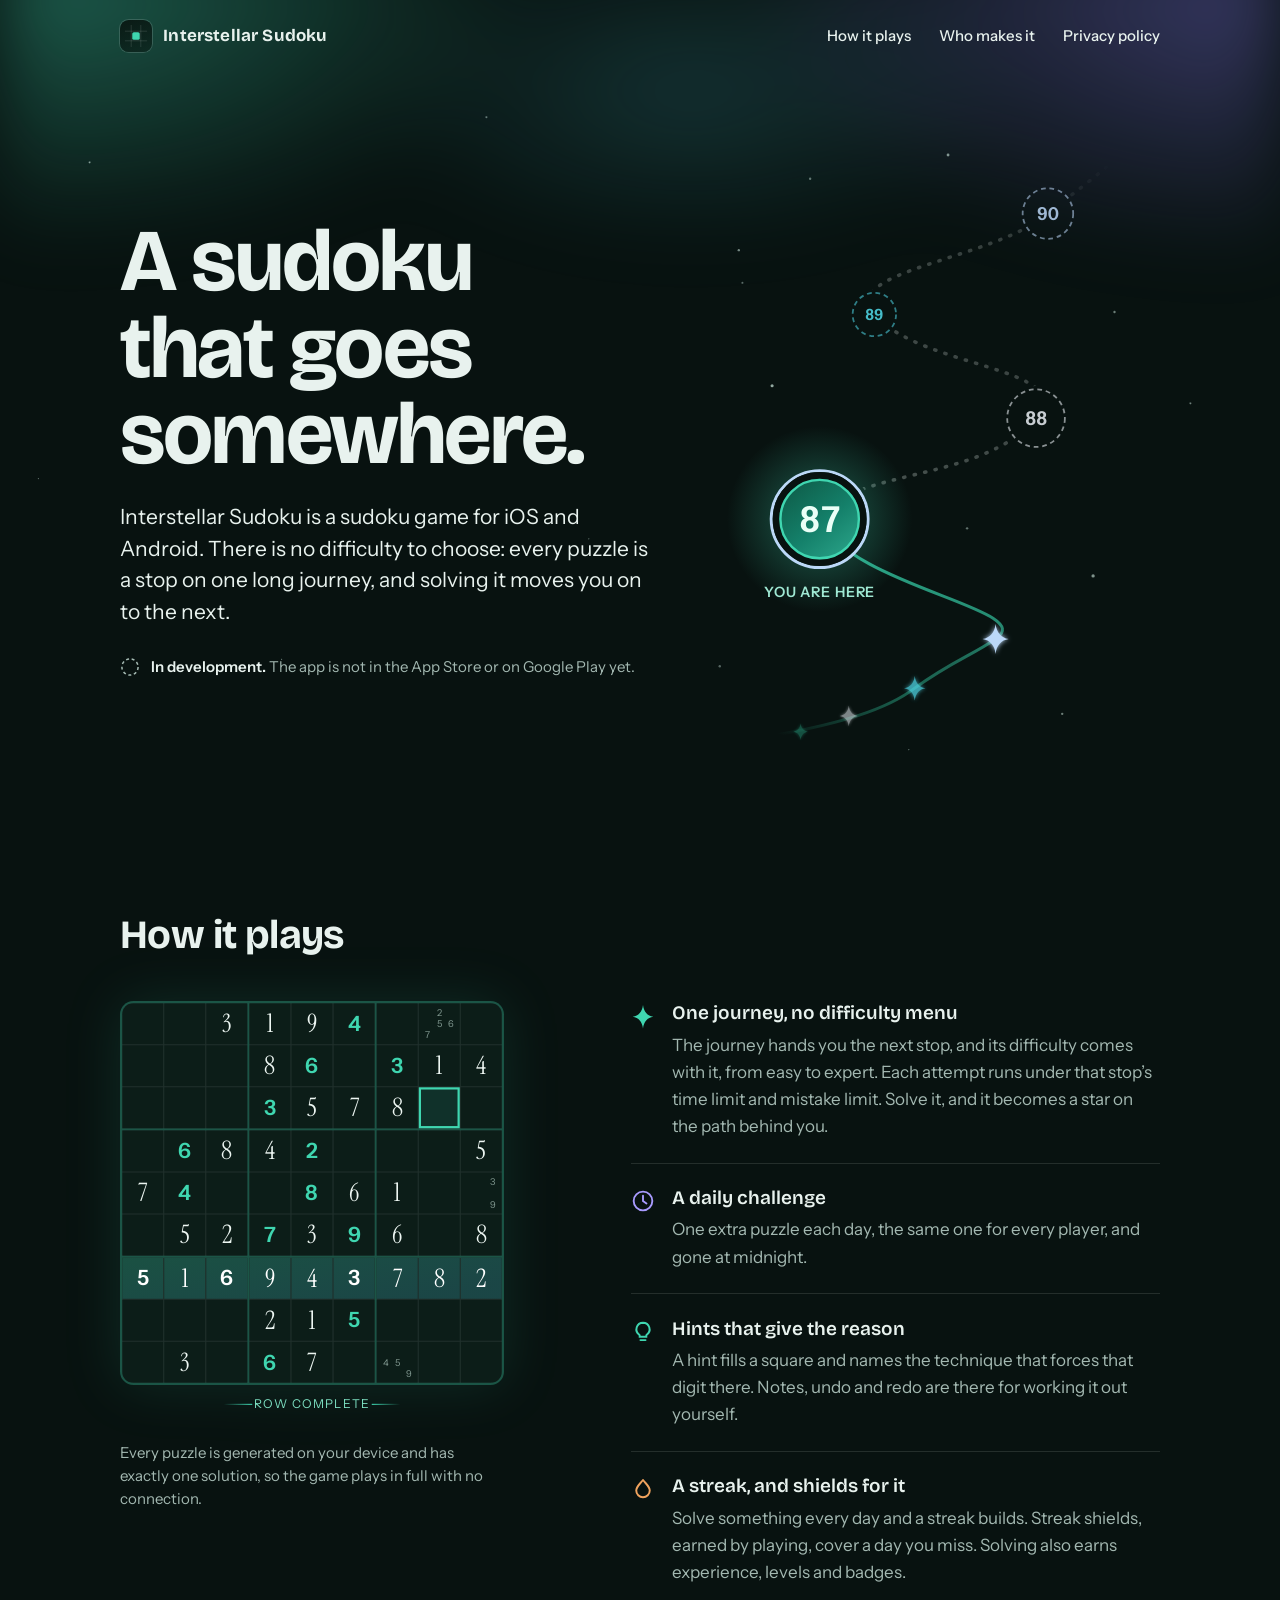
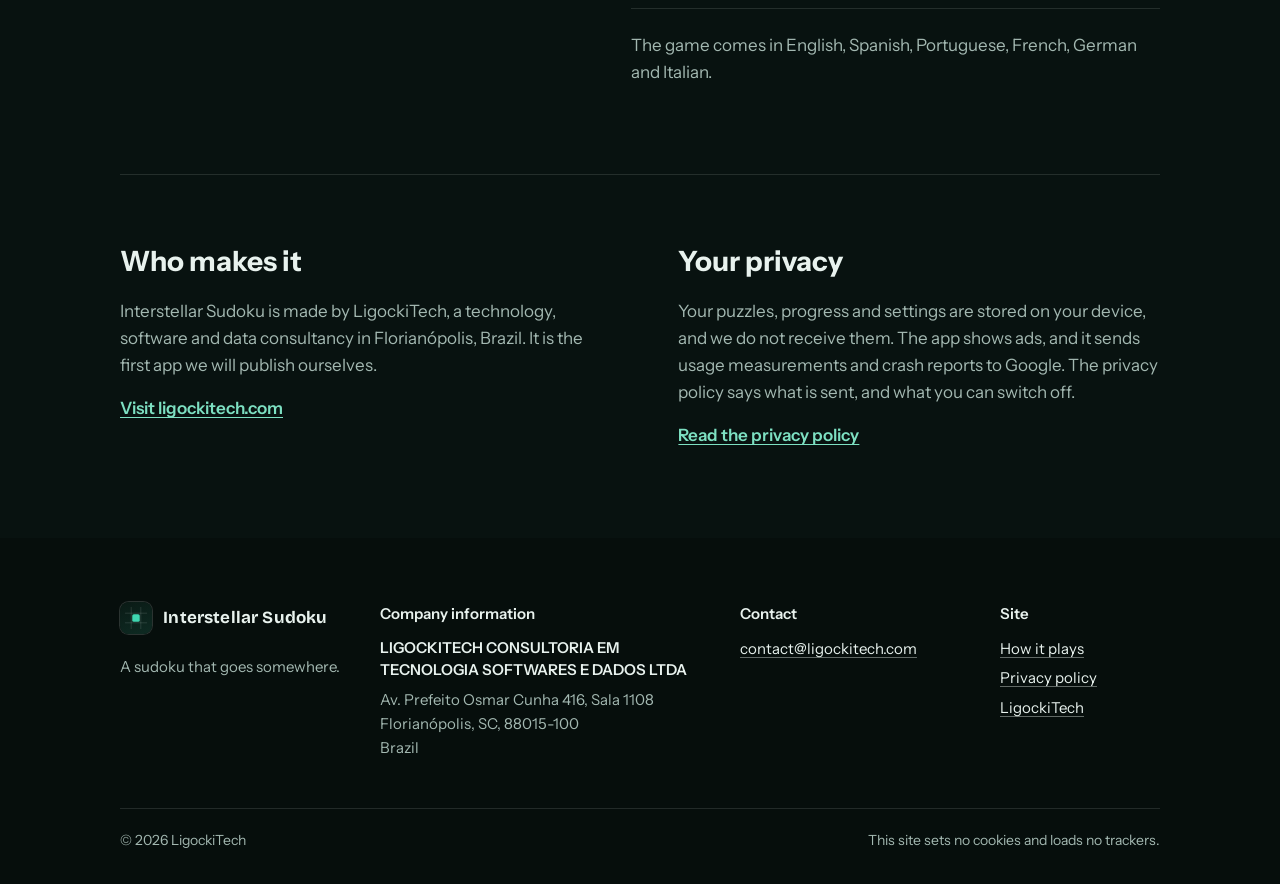
<file: index.html>
<!DOCTYPE html>
<html lang="en">
<head>
<meta charset="utf-8">
<meta name="viewport" content="width=device-width, initial-scale=1">
<title>Interstellar Sudoku | A sudoku that goes somewhere</title>
<meta name="description" content="Interstellar Sudoku is a sudoku game for iOS and Android in which every puzzle is a stop on one long journey. In development by LigockiTech.">
<link rel="canonical" href="https://interstellarsudoku.com/">
<meta name="color-scheme" content="dark">
<meta name="theme-color" content="#081210">
<meta name="format-detection" content="telephone=no">
<meta property="og:type" content="website">
<meta property="og:site_name" content="Interstellar Sudoku">
<meta property="og:url" content="https://interstellarsudoku.com/">
<meta property="og:title" content="Interstellar Sudoku">
<meta property="og:description" content="A sudoku that goes somewhere. A sudoku game for iOS and Android, in development by LigockiTech.">
<link rel="icon" href="favicon.ico" sizes="32x32">
<link rel="icon" href="favicon.svg" type="image/svg+xml">
<link rel="apple-touch-icon" href="apple-touch-icon.png">
<link rel="preload" href="fonts/instrument-sans.woff2" as="font" type="font/woff2" crossorigin>
<link rel="preload" href="fonts/bricolage-grotesque.woff2" as="font" type="font/woff2" crossorigin>
<link rel="stylesheet" href="site.css">
</head>
<body>

<a class="skip" href="#main">Skip to content</a>

<header class="site-header">
  <div class="wrap">
    <a class="brand" href="/" aria-current="page">
      <svg class="brand-mark" viewBox="0 0 120 120" aria-hidden="true" focusable="false">
        <defs><linearGradient id="mark-tile" x1=".28" y1="-.1" x2=".72" y2="1.1"><stop offset="0" stop-color="#0a1a15"/><stop offset="1" stop-color="#0e2b23"/></linearGradient></defs>
        <rect width="120" height="120" fill="url(#mark-tile)"/>
        <path d="M20 78h80M20 42h80M42 20v80M78 20v80" fill="none" stroke="#e8f2ee" stroke-opacity=".16" stroke-width="3" stroke-linecap="round"/>
        <rect x="46" y="46" width="28" height="28" rx="6" fill="#3fd6b0"/>
      </svg>
      <span translate="no">Interstellar Sudoku</span>
    </a>
    <nav class="site-nav" aria-label="Site">
      <ul>
        <li class="wide-only"><a href="#how-it-plays">How it plays</a></li>
        <li class="wide-only"><a href="#who-makes-it">Who makes it</a></li>
        <li><a href="/privacy">Privacy policy</a></li>
      </ul>
    </nav>
  </div>
</header>

<main id="main">

  <section class="hero" aria-labelledby="hero-title">
    <div class="wrap hero-grid">
      <div>
        <h1 id="hero-title">A sudoku that goes somewhere.</h1>
        <p class="lede"><span translate="no">Interstellar Sudoku</span> is a sudoku game for iOS and Android. There is no difficulty to choose: every puzzle is a stop on one long journey, and solving it moves you on to the next.</p>
        <p class="status">
          <svg viewBox="0 0 20 20" fill="none" stroke="currentColor" stroke-width="1.5" stroke-dasharray="3 2.66" aria-hidden="true" focusable="false"><circle cx="10" cy="10" r="8.1"/></svg>
          <span><strong>In development.</strong> The app is not in the App Store or on Google Play yet.</span>
        </p>
      </div>

      <div class="trail">
        <svg viewBox="0 22 390 526" role="img" aria-labelledby="trail-title">
          <title id="trail-title">Illustration of the journey: the stops already solved shine as stars on the path behind, the current stop glows, and the stops ahead are unlit rings.</title>
          <defs>
            <linearGradient id="trail-done" gradientUnits="userSpaceOnUse" x1="70" y1="525.4" x2="104" y2="344.2"><stop offset="0" stop-color="#2fc9a0" stop-opacity="0"/><stop offset=".45" stop-color="#1d6553"/><stop offset="1" stop-color="#2fb896"/></linearGradient>
            <linearGradient id="trail-ahead" gradientUnits="userSpaceOnUse" x1="104" y1="344.2" x2="350" y2="43.6"><stop offset="0" stop-color="#e8f2ee" stop-opacity=".3"/><stop offset=".72" stop-color="#e8f2ee" stop-opacity=".2"/><stop offset="1" stop-color="#e8f2ee" stop-opacity="0"/></linearGradient>
            <linearGradient id="trail-disc" x1=".1" y1="0" x2=".9" y2="1"><stop offset="0" stop-color="#0e5b47"/><stop offset=".55" stop-color="#14806a"/><stop offset="1" stop-color="#2ba489"/></linearGradient>
            <radialGradient id="trail-glow"><stop offset="0" stop-color="#3fd6b0" stop-opacity=".6"/><stop offset=".45" stop-color="#3fd6b0" stop-opacity=".22"/><stop offset="1" stop-color="#3fd6b0" stop-opacity="0"/></radialGradient>
            <filter id="trail-blur" x="-150%" y="-150%" width="400%" height="400%"><feGaussianBlur stdDeviation="2.4"/></filter>
            <mask id="trail-gaps" maskUnits="userSpaceOnUse" x="0" y="0" width="390" height="548">
              <rect width="390" height="548" fill="#fff"/>
              <circle cx="104" cy="344.2" r="45"/><circle cx="286" cy="259.3" r="27"/><circle cx="150" cy="172.1" r="21"/><circle cx="296" cy="87.2" r="24"/>
            </mask>
            <path id="trail-star" d="M12 0C13 8 17 12.6 24 13.8 17 14.9 13 19.5 12 27.5 11 19.5 7 14.9 0 13.8 7 12.6 11 8 12 0Z"/>
          </defs>

          <g fill="#cfe9e0">
            <circle cx="36" cy="118" r="1" opacity=".55"/><circle cx="212" cy="38" r="1.2" opacity=".6"/><circle cx="352" cy="170" r="1" opacity=".5"/><circle cx="64" cy="232" r="1.3" opacity=".7"/><circle cx="228" cy="352" r="1" opacity=".45"/><circle cx="334" cy="392" r="1.4" opacity=".6"/><circle cx="20" cy="468" r="1" opacity=".4"/><circle cx="308" cy="508" r="1" opacity=".5"/><circle cx="96" cy="58" r="1" opacity=".45"/>
          </g>

          <path d="M104 344.2C130 300.6 240 314.3 286 259.3 322 215.7 190 218 150 172.1 118 135.4 250 126.2 296 87.2 322 66.5 338 55.1 350 43.6" fill="none" stroke="url(#trail-ahead)" stroke-width="3" stroke-dasharray="1 8" stroke-linecap="round" mask="url(#trail-gaps)"/>
          <path d="M70 525.4C120 516.2 160 504.8 184 486.4 216 463.5 232 458.9 252 445.1 290 419.9 130 401.5 104 344.2" fill="none" stroke="url(#trail-done)" stroke-width="2.5" stroke-linecap="round"/>

          <g class="passed passed-4" fill="#2fc9a0" opacity=".34"><use href="#trail-star" transform="translate(82 516.2) scale(.5)" filter="url(#trail-blur)"/><use href="#trail-star" transform="translate(82 516.2) scale(.5)"/></g>
          <g class="passed passed-3" fill="#f2f7fd" opacity=".5"><use href="#trail-star" transform="translate(121 501.3) scale(.625)" filter="url(#trail-blur)"/><use href="#trail-star" transform="translate(121 501.3) scale(.625)"/></g>
          <g class="passed passed-2" fill="#4fd8e8" opacity=".72"><use href="#trail-star" transform="translate(175 476.1) scale(.75)" filter="url(#trail-blur)"/><use href="#trail-star" transform="translate(175 476.1) scale(.75)"/></g>
          <g class="passed passed-1" fill="#bcd8f8"><use href="#trail-star" transform="translate(241 432.5) scale(.9167)" filter="url(#trail-blur)"/><use href="#trail-star" transform="translate(241 432.5) scale(.9167)"/></g>

          <g class="current">
            <circle cx="104" cy="344.2" r="78" fill="url(#trail-glow)"/>
            <circle cx="104" cy="344.2" r="40.75" fill="none" stroke="#bcd8f8" stroke-width="2.5"/>
            <circle cx="104" cy="344.2" r="36.75" fill="none" stroke="#081210" stroke-width="5.5"/>
            <circle cx="104" cy="344.2" r="33" fill="url(#trail-disc)" stroke="#3fd6b0" stroke-width="2"/>
            <text class="num" x="104" y="354.8" font-size="30" fill="#eafff7">87</text>
          </g>
          <text class="here" x="104" y="410">YOU ARE HERE</text>

          <g fill="none" stroke-width="1.5" stroke-dasharray="4 3.2">
            <circle cx="286" cy="259.3" r="24.25" stroke="#f2f7fd" stroke-opacity=".55"/>
            <circle cx="150" cy="172.1" r="18.25" stroke="#4fd8e8" stroke-opacity=".55"/>
            <circle cx="296" cy="87.2" r="21.25" stroke="#bcd8f8" stroke-opacity=".55"/>
          </g>
          <text class="num" x="286" y="265" font-size="16" fill="#f2f7fd" fill-opacity=".82">88</text>
          <text class="num" x="150" y="176.7" font-size="13" fill="#4fd8e8" fill-opacity=".86">89</text>
          <text class="num" x="296" y="92.5" font-size="15" fill="#bcd8f8" fill-opacity=".84">90</text>
        </svg>
      </div>
    </div>
  </section>

  <section class="section" id="how-it-plays" aria-labelledby="how-it-plays-title">
    <div class="wrap">
      <h2 id="how-it-plays-title">How it plays</h2>
      <div class="play-grid">
        <figure class="board">
          <svg class="board-art" viewBox="0 0 347 381" role="img" aria-labelledby="board-art-title">
            <title id="board-art-title">Illustration of a sudoku board from the app: the puzzle’s own digits in a serif face, the player’s digits in teal, one row complete and one square selected.</title>
            <defs>
              <clipPath id="board-clip"><rect x="2" y="2" width="343" height="343" rx="10"/></clipPath>
              <linearGradient id="board-lit" x1="0" y1="0" x2="1" y2="0.6"><stop offset="0" stop-color="#3fd6b0" stop-opacity=".28"/><stop offset="1" stop-color="#4fd8e8" stop-opacity=".22"/></linearGradient>
              <linearGradient id="rule-in" x1="0" x2="1"><stop offset="0" stop-color="#3fd6b0" stop-opacity="0"/><stop offset="1" stop-color="#3fd6b0"/></linearGradient>
              <linearGradient id="rule-out" x1="0" x2="1"><stop offset="0" stop-color="#3fd6b0"/><stop offset="1" stop-color="#3fd6b0" stop-opacity="0"/></linearGradient>
            </defs>
            <rect width="347" height="347" rx="12" fill="#0c1d18"/>
            <rect width="347" height="347" rx="12" fill="#3fd6b0" fill-opacity=".3"/>
            <g clip-path="url(#board-clip)">
              <path d="M2 2h113v113h-113zM117 2h113v113h-113zM232 2h113v113h-113zM2 117h113v113h-113zM117 117h113v113h-113zM232 117h113v113h-113zM2 232h113v113h-113zM117 232h113v113h-113zM232 232h113v113h-113z" fill="#0c1d18"/>
              <path d="M2 2h113v113h-113zM117 2h113v113h-113zM232 2h113v113h-113zM2 117h113v113h-113zM117 117h113v113h-113zM232 117h113v113h-113zM2 232h113v113h-113zM117 232h113v113h-113zM232 232h113v113h-113z" fill="#e8f2ee" fill-opacity=".09"/>
              <path d="M2 2h37v37h-37zM40 2h37v37h-37zM78 2h37v37h-37zM117 2h37v37h-37zM155 2h37v37h-37zM193 2h37v37h-37zM232 2h37v37h-37zM270 2h37v37h-37zM308 2h37v37h-37zM2 40h37v37h-37zM40 40h37v37h-37zM78 40h37v37h-37zM117 40h37v37h-37zM155 40h37v37h-37zM193 40h37v37h-37zM232 40h37v37h-37zM270 40h37v37h-37zM308 40h37v37h-37zM2 78h37v37h-37zM40 78h37v37h-37zM78 78h37v37h-37zM117 78h37v37h-37zM155 78h37v37h-37zM193 78h37v37h-37zM232 78h37v37h-37zM308 78h37v37h-37zM2 117h37v37h-37zM40 117h37v37h-37zM78 117h37v37h-37zM117 117h37v37h-37zM155 117h37v37h-37zM193 117h37v37h-37zM232 117h37v37h-37zM270 117h37v37h-37zM308 117h37v37h-37zM2 155h37v37h-37zM40 155h37v37h-37zM78 155h37v37h-37zM117 155h37v37h-37zM155 155h37v37h-37zM193 155h37v37h-37zM232 155h37v37h-37zM270 155h37v37h-37zM308 155h37v37h-37zM2 193h37v37h-37zM40 193h37v37h-37zM78 193h37v37h-37zM117 193h37v37h-37zM155 193h37v37h-37zM193 193h37v37h-37zM232 193h37v37h-37zM270 193h37v37h-37zM308 193h37v37h-37zM2 270h37v37h-37zM40 270h37v37h-37zM78 270h37v37h-37zM117 270h37v37h-37zM155 270h37v37h-37zM193 270h37v37h-37zM232 270h37v37h-37zM270 270h37v37h-37zM308 270h37v37h-37zM2 308h37v37h-37zM40 308h37v37h-37zM78 308h37v37h-37zM117 308h37v37h-37zM155 308h37v37h-37zM193 308h37v37h-37zM232 308h37v37h-37zM270 308h37v37h-37zM308 308h37v37h-37z" fill="#0c1d18"/>
              <path d="M2 232h37v37h-37zM40 232h37v37h-37zM78 232h37v37h-37zM117 232h37v37h-37zM155 232h37v37h-37zM193 232h37v37h-37zM232 232h37v37h-37zM270 232h37v37h-37zM308 232h37v37h-37z" fill="#0c1d18"/>
              <path d="M2 232h37v37h-37zM40 232h37v37h-37zM78 232h37v37h-37zM117 232h37v37h-37zM155 232h37v37h-37zM193 232h37v37h-37zM232 232h37v37h-37zM270 232h37v37h-37zM308 232h37v37h-37z" fill="url(#board-lit)"/>
              <rect x="270" y="78" width="37" height="37" fill="#10312a"/>
              <rect x="271" y="79" width="35" height="35" fill="none" stroke="#3fd6b0" stroke-width="2"/>
            </g>
            <g class="given"><text x="96.5" y="28">3</text><text x="135.5" y="28">1</text><text x="173.5" y="28">9</text><text x="135.5" y="66">8</text><text x="288.5" y="66">1</text><text x="326.5" y="66">4</text><text x="173.5" y="104">5</text><text x="211.5" y="104">7</text><text x="250.5" y="104">8</text><text x="96.5" y="143">8</text><text x="135.5" y="143">4</text><text x="326.5" y="143">5</text><text x="20.5" y="181">7</text><text x="211.5" y="181">6</text><text x="250.5" y="181">1</text><text x="58.5" y="219">5</text><text x="96.5" y="219">2</text><text x="173.5" y="219">3</text><text x="250.5" y="219">6</text><text x="326.5" y="219">8</text><text x="135.5" y="296">2</text><text x="173.5" y="296">1</text><text x="58.5" y="334">3</text><text x="173.5" y="334">7</text></g>
            <g class="given lit"><text x="58.5" y="258">1</text><text x="135.5" y="258">9</text><text x="173.5" y="258">4</text><text x="250.5" y="258">7</text><text x="288.5" y="258">8</text><text x="326.5" y="258">2</text></g>
            <g class="entry"><text x="211.5" y="27">4</text><text x="173.5" y="65">6</text><text x="250.5" y="65">3</text><text x="135.5" y="103">3</text><text x="58.5" y="142">6</text><text x="173.5" y="142">2</text><text x="58.5" y="180">4</text><text x="173.5" y="180">8</text><text x="135.5" y="218">7</text><text x="211.5" y="218">9</text><text x="211.5" y="295">5</text><text x="135.5" y="333">6</text></g>
            <g class="entry lit"><text x="20.5" y="257">5</text><text x="96.5" y="257">6</text><text x="211.5" y="257">3</text></g>
            <g class="note"><text x="288.5" y="13.2">2</text><text x="288.5" y="23.5">5</text><text x="298.8" y="23.5">6</text><text x="278.2" y="33.8">7</text><text x="336.8" y="166.2">3</text><text x="336.8" y="186.8">9</text><text x="240.2" y="329.5">4</text><text x="250.5" y="329.5">5</text><text x="260.8" y="339.8">9</text></g>
            <rect x="93.5" y="364" width="26" height="1" fill="url(#rule-in)"/>
            <text class="caption" x="173.5" y="368">ROW COMPLETE</text>
            <rect x="227.5" y="364" width="26" height="1" fill="url(#rule-out)"/>
          </svg>
          <figcaption>Every puzzle is generated on your device and has exactly one solution, so the game plays in full with no connection.</figcaption>
        </figure>
        <div>
          <ul class="features">
            <li>
              <svg class="glyph-progress" viewBox="0 0 24 28" fill="currentColor" aria-hidden="true" focusable="false"><path d="M12 0C13 8 17 12.6 24 13.8 17 14.9 13 19.5 12 27.5 11 19.5 7 14.9 0 13.8 7 12.6 11 8 12 0Z"/></svg>
              <div>
                <h3>One journey, no difficulty menu</h3>
                <p>The journey hands you the next stop, and its difficulty comes with it, from easy to expert. Each attempt runs under that stop’s time limit and mistake limit. Solve it, and it becomes a star on the path behind you.</p>
              </div>
            </li>
            <li>
              <svg class="glyph-daily" viewBox="0 0 18 18" fill="none" stroke="currentColor" stroke-width="1.4" stroke-linecap="round" aria-hidden="true" focusable="false"><circle cx="9" cy="9" r="7"/><path d="M9 5v4l2.6 1.8"/></svg>
              <div>
                <h3>A daily challenge</h3>
                <p>One extra puzzle each day, the same one for every player, and gone at midnight.</p>
              </div>
            </li>
            <li>
              <svg class="glyph-progress" viewBox="0 0 16 16" fill="none" stroke="currentColor" stroke-width="1.3" stroke-linecap="round" aria-hidden="true" focusable="false"><path d="M8 1.8a4.4 4.4 0 0 1 2.5 8 .8.8 0 0 0-.3.7v.7H5.8v-.7a.8.8 0 0 0-.3-.7 4.4 4.4 0 0 1 2.5-8z"/><path d="M6.3 13.4h3.4"/></svg>
              <div>
                <h3>Hints that give the reason</h3>
                <p>A hint fills a square and names the technique that forces that digit there. Notes, undo and redo are there for working it out yourself.</p>
              </div>
            </li>
            <li>
              <svg class="glyph-streak" viewBox="0 0 16 16" fill="none" stroke="currentColor" stroke-width="1.3" stroke-linejoin="round" aria-hidden="true" focusable="false"><path d="M8 2c2 2.6 4.5 4.4 4.5 7A4.5 4.5 0 0 1 8 13.5 4.5 4.5 0 0 1 3.5 9C3.5 6.4 6 4.6 8 2z"/></svg>
              <div>
                <h3>A streak, and shields for it</h3>
                <p>Solve something every day and a streak builds. Streak shields, earned by playing, cover a day you miss. Solving also earns experience, levels and badges.</p>
              </div>
            </li>
          </ul>
          <p class="facts">The game comes in English, Spanish, Portuguese, French, German and Italian.</p>
        </div>
      </div>
    </div>
  </section>

  <section class="section-tight" aria-label="About the app">
    <div class="wrap">
      <div class="pair">
        <div id="who-makes-it">
          <h2>Who makes it</h2>
          <p><span translate="no">Interstellar Sudoku</span> is made by <span translate="no">LigockiTech</span>, a technology, software and data consultancy in Florianópolis, Brazil. It is the first app we will publish ourselves.</p>
          <p><a href="https://ligockitech.com/">Visit ligockitech.com</a></p>
        </div>
        <div id="privacy">
          <h2>Your privacy</h2>
          <p>Your puzzles, progress and settings are stored on your device, and we do not receive them. The app shows ads, and it sends usage measurements and crash reports to Google. The privacy policy says what is sent, and what you can switch off.</p>
          <p><a href="/privacy">Read the privacy policy</a></p>
        </div>
      </div>
    </div>
  </section>

</main>

<footer class="site-footer" id="contact">
  <div class="wrap">
    <div class="footer-grid">
      <div class="footer-brand">
        <div class="brand">
          <svg class="brand-mark" viewBox="0 0 120 120" aria-hidden="true" focusable="false">
            <rect width="120" height="120" fill="url(#mark-tile)"/>
            <path d="M20 78h80M20 42h80M42 20v80M78 20v80" fill="none" stroke="#e8f2ee" stroke-opacity=".16" stroke-width="3" stroke-linecap="round"/>
            <rect x="46" y="46" width="28" height="28" rx="6" fill="#3fd6b0"/>
          </svg>
          <span translate="no">Interstellar Sudoku</span>
        </div>
        <p>A sudoku that goes somewhere.</p>
      </div>
      <div>
        <h2>Company information</h2>
        <p class="legal-name" lang="pt-BR" translate="no">LIGOCKITECH CONSULTORIA EM TECNOLOGIA SOFTWARES E DADOS LTDA</p>
        <address>
          <span lang="pt-BR" translate="no">Av. Prefeito Osmar Cunha&nbsp;416, Sala&nbsp;1108</span><br>
          <span lang="pt-BR" translate="no">Florianópolis, SC, <span class="nowrap">88015-100</span></span><br>
          Brazil
        </address>
      </div>
      <div>
        <h2>Contact</h2>
        <p><a href="mailto:contact@ligockitech.com">contact@ligockitech.com</a></p>
      </div>
      <div>
        <h2>Site</h2>
        <ul>
          <li><a href="#how-it-plays">How it plays</a></li>
          <li><a href="/privacy">Privacy policy</a></li>
          <li><a href="https://ligockitech.com/">LigockiTech</a></li>
        </ul>
      </div>
    </div>
    <div class="footer-bottom">
      <p>&copy; 2026 <span translate="no">LigockiTech</span></p>
      <p>This site sets no cookies and loads no trackers.</p>
    </div>
  </div>
</footer>

</body>
</html>
</file>
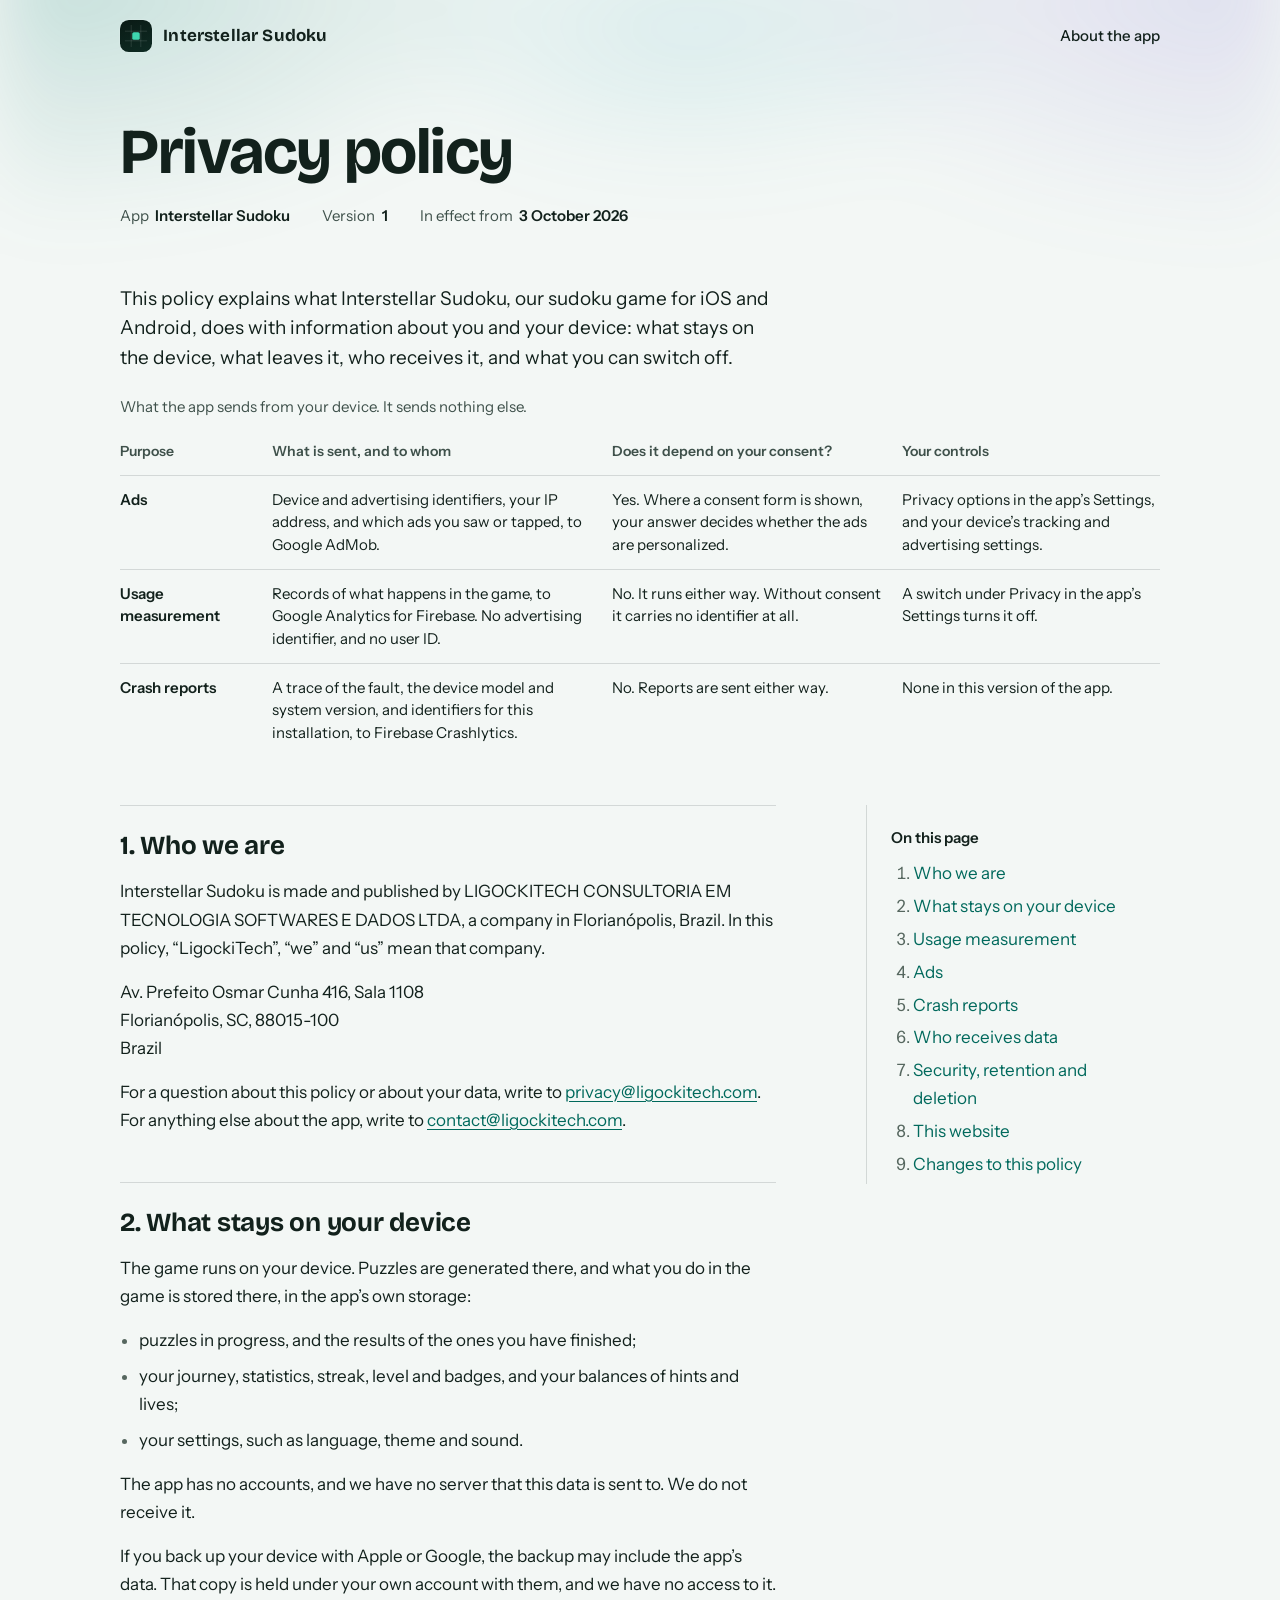
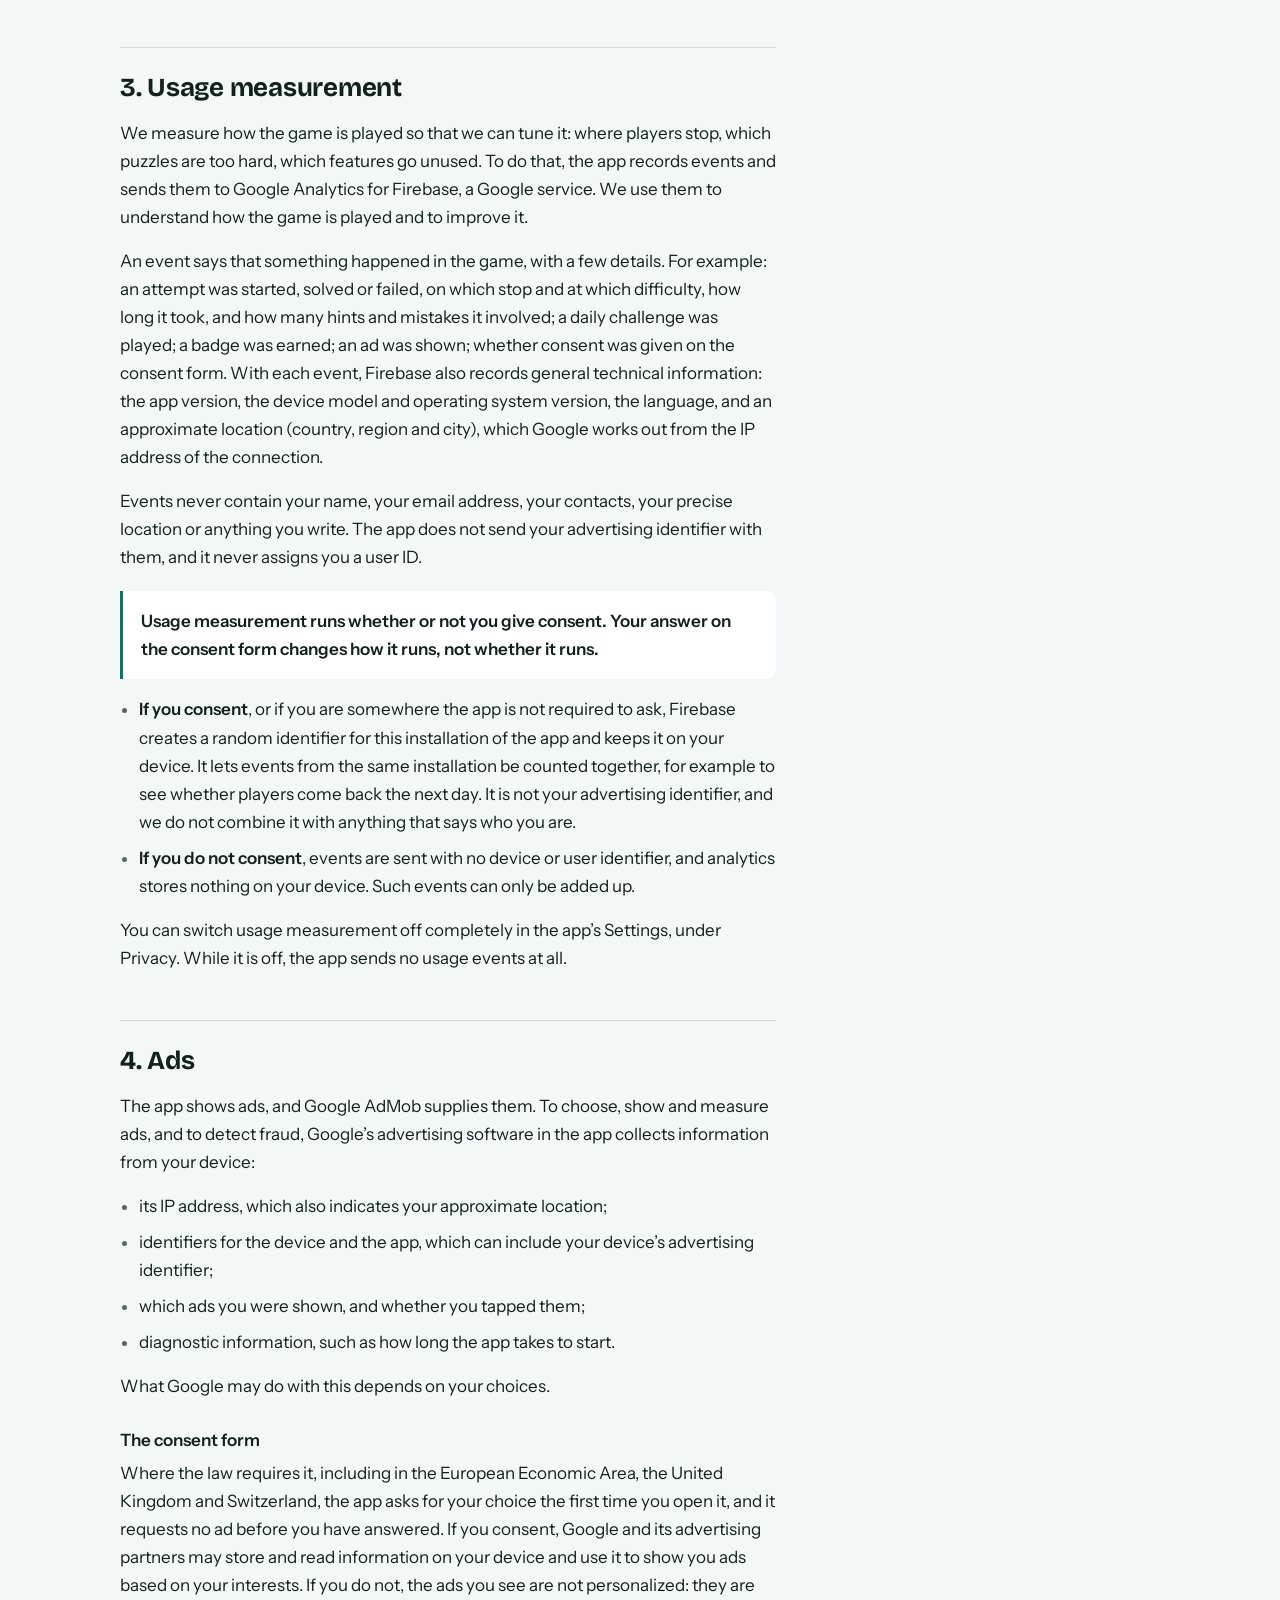
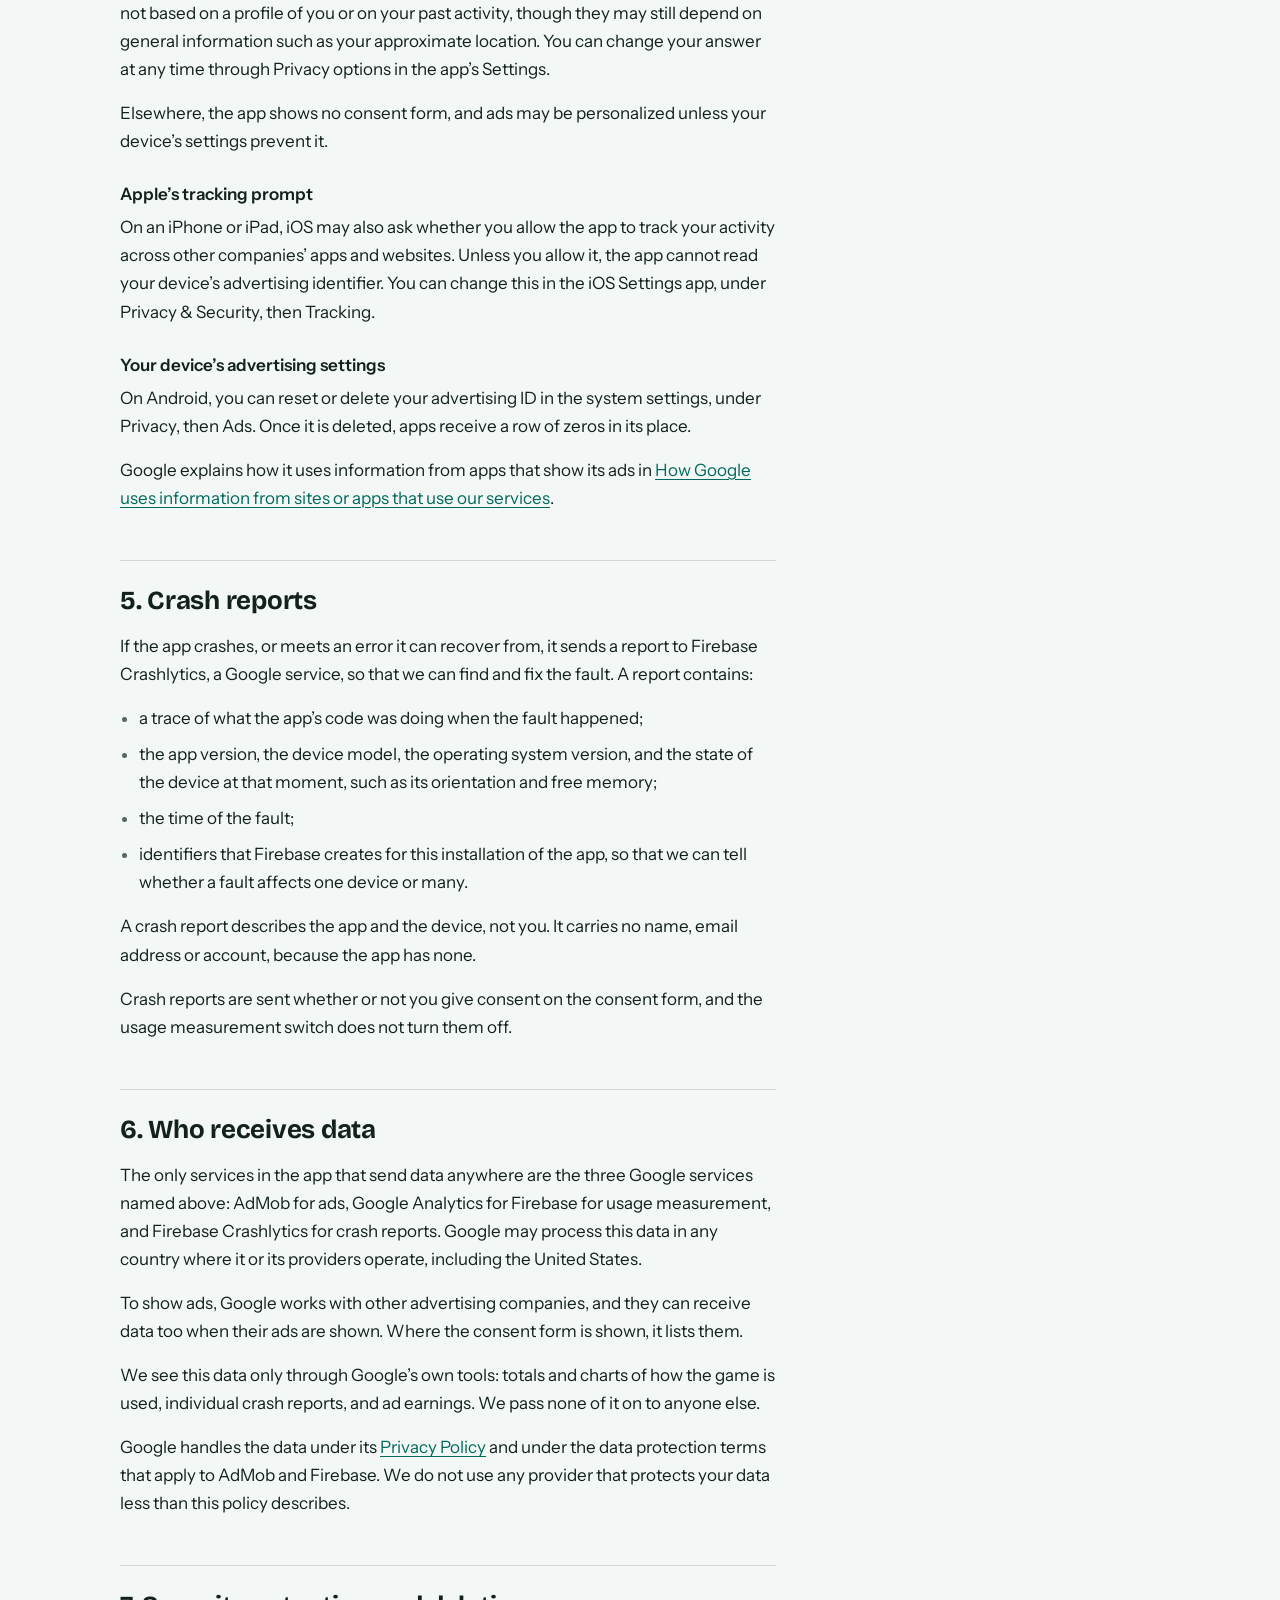
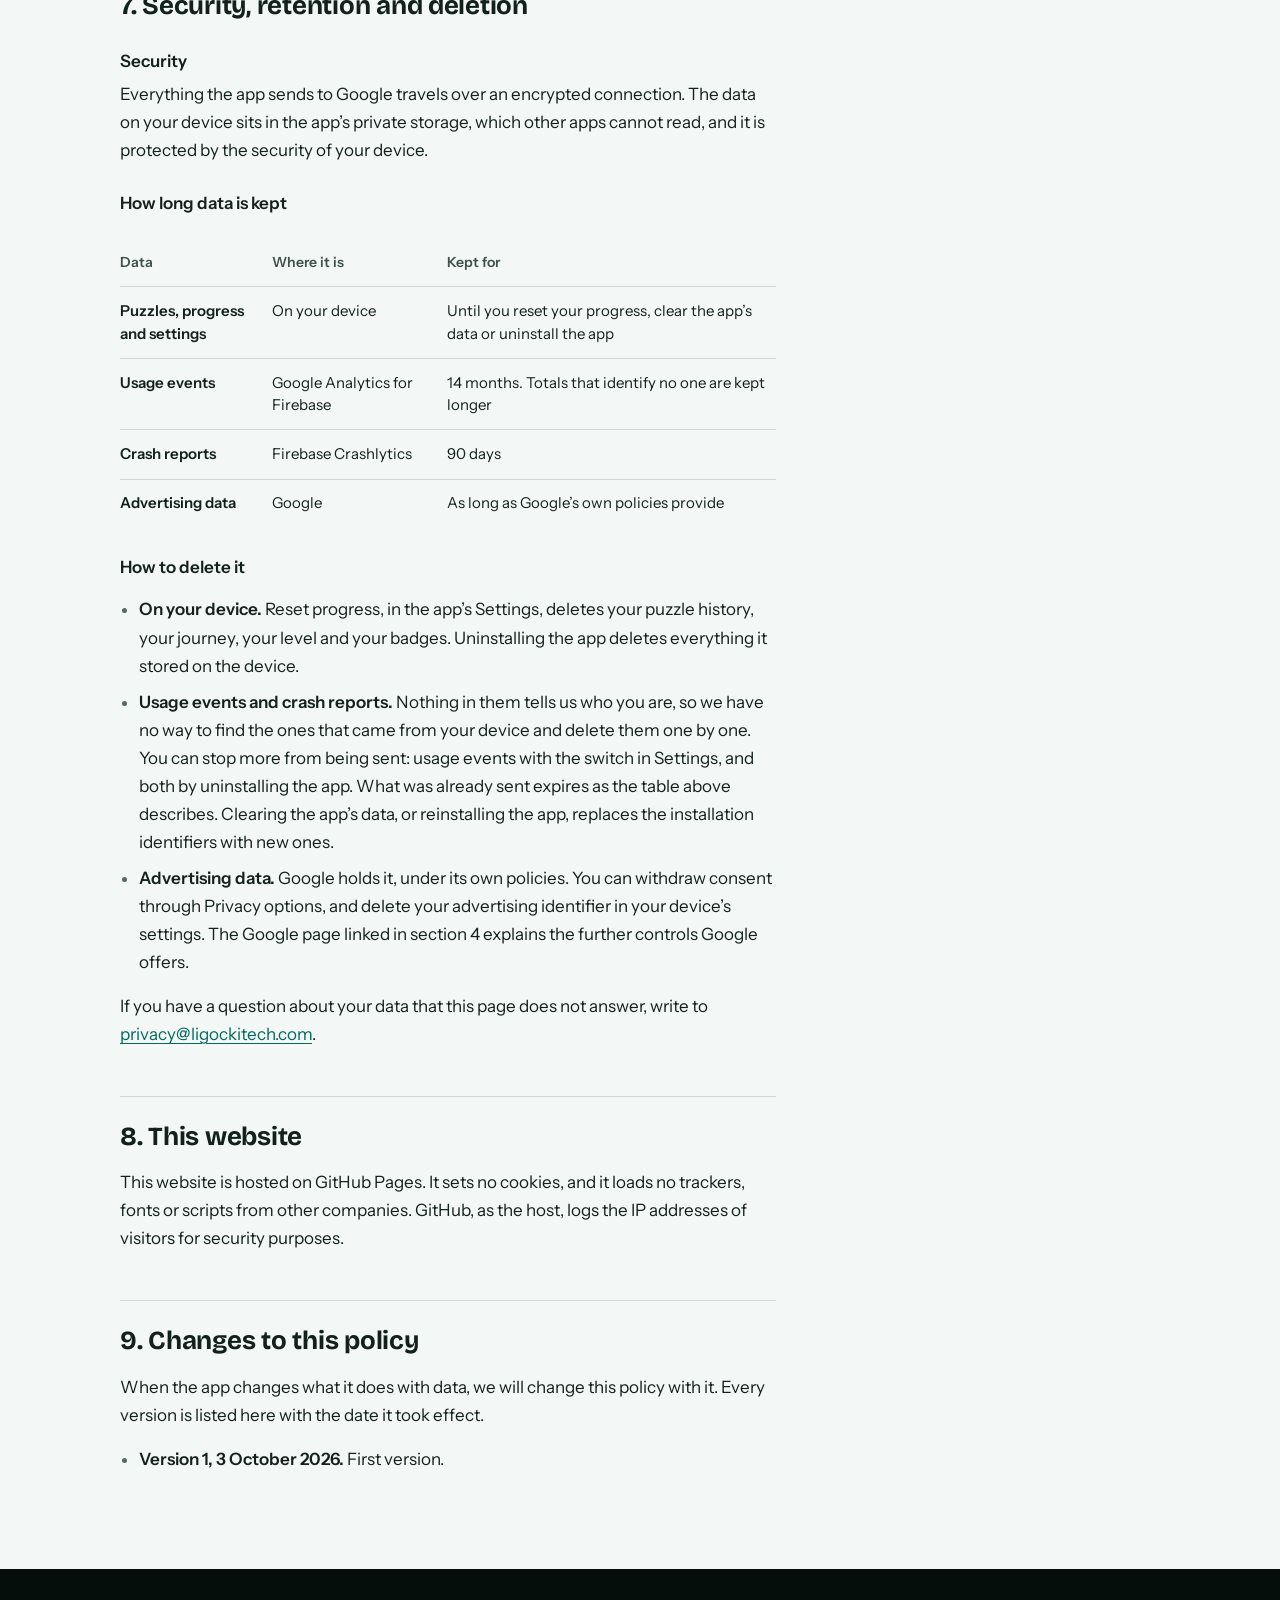
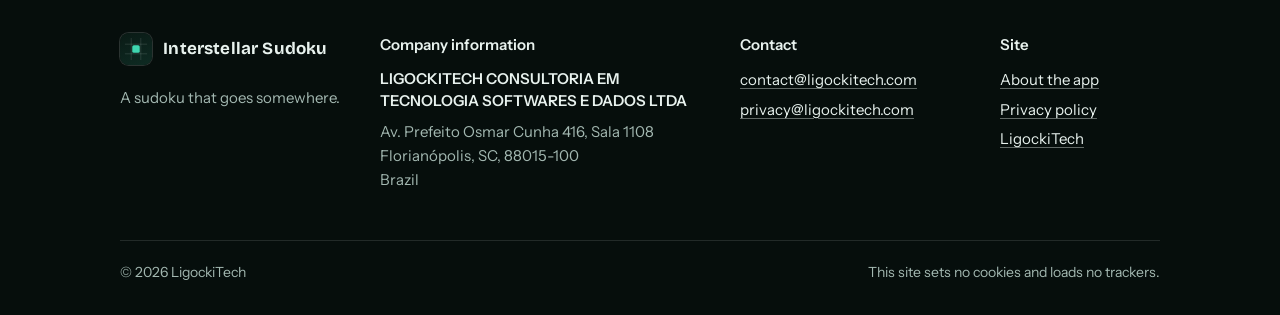
<file: privacy.html>
<!DOCTYPE html>
<html lang="en" class="follows-device">
<head>
<meta charset="utf-8">
<meta name="viewport" content="width=device-width, initial-scale=1">
<title>Privacy policy | Interstellar Sudoku</title>
<meta name="description" content="The privacy policy of Interstellar Sudoku, the sudoku game for iOS and Android by LigockiTech: what stays on your device, what is sent to Google, and what you can switch off.">
<link rel="canonical" href="https://interstellarsudoku.com/privacy">
<meta name="color-scheme" content="dark light">
<meta name="theme-color" content="#081210" media="(prefers-color-scheme: dark)">
<meta name="theme-color" content="#f3f7f5" media="(prefers-color-scheme: light)">
<meta name="format-detection" content="telephone=no">
<meta property="og:type" content="article">
<meta property="og:site_name" content="Interstellar Sudoku">
<meta property="og:url" content="https://interstellarsudoku.com/privacy">
<meta property="og:title" content="Privacy policy | Interstellar Sudoku">
<meta property="og:description" content="What stays on your device, what is sent to Google, and what you can switch off.">
<link rel="icon" href="favicon.ico" sizes="32x32">
<link rel="icon" href="favicon.svg" type="image/svg+xml">
<link rel="apple-touch-icon" href="apple-touch-icon.png">
<link rel="preload" href="fonts/instrument-sans.woff2" as="font" type="font/woff2" crossorigin>
<link rel="preload" href="fonts/bricolage-grotesque.woff2" as="font" type="font/woff2" crossorigin>
<link rel="stylesheet" href="site.css">
</head>
<body class="sky-low">

<a class="skip" href="#main">Skip to content</a>

<header class="site-header">
  <div class="wrap">
    <a class="brand" href="/">
      <svg class="brand-mark" viewBox="0 0 120 120" aria-hidden="true" focusable="false">
        <defs><linearGradient id="mark-tile" x1=".28" y1="-.1" x2=".72" y2="1.1"><stop offset="0" stop-color="#0a1a15"/><stop offset="1" stop-color="#0e2b23"/></linearGradient></defs>
        <rect width="120" height="120" fill="url(#mark-tile)"/>
        <path d="M20 78h80M20 42h80M42 20v80M78 20v80" fill="none" stroke="#e8f2ee" stroke-opacity=".16" stroke-width="3" stroke-linecap="round"/>
        <rect x="46" y="46" width="28" height="28" rx="6" fill="#3fd6b0"/>
      </svg>
      <span translate="no">Interstellar Sudoku</span>
    </a>
    <nav class="site-nav" aria-label="Site">
      <ul>
        <li><a href="/">About the app</a></li>
      </ul>
    </nav>
  </div>
</header>

<main id="main">
  <div class="wrap">

    <div class="doc-head">
      <h1>Privacy policy</h1>
      <dl class="doc-meta">
        <div><dt>App</dt><dd translate="no">Interstellar Sudoku</dd></div>
        <div><dt>Version</dt><dd>1</dd></div>
        <div><dt>In effect from</dt><dd><time datetime="2026-10-03">3 October 2026</time></dd></div>
      </dl>
    </div>

    <article class="doc">

      <p class="intro">This policy explains what <span translate="no">Interstellar Sudoku</span>, our sudoku game for iOS and Android, does with information about you and your device: what stays on the device, what leaves it, who receives it, and what you can switch off.</p>

      <div class="table-wrap wide">
        <table>
          <caption>What the app sends from your device. It sends nothing else.</caption>
          <thead>
            <tr>
              <th scope="col">Purpose</th>
              <th scope="col">What is sent, and to whom</th>
              <th scope="col">Does it depend on your consent?</th>
              <th scope="col">Your controls</th>
            </tr>
          </thead>
          <tbody>
            <tr>
              <th scope="row">Ads</th>
              <td data-label="What is sent, and to whom">Device and advertising identifiers, your IP address, and which ads you saw or tapped, to Google AdMob.</td>
              <td data-label="Does it depend on your consent?">Yes. Where a consent form is shown, your answer decides whether the ads are personalized.</td>
              <td data-label="Your controls">Privacy options in the app’s Settings, and your device’s tracking and advertising settings.</td>
            </tr>
            <tr>
              <th scope="row">Usage measurement</th>
              <td data-label="What is sent, and to whom">Records of what happens in the game, to Google Analytics for Firebase. No advertising identifier, and no user ID.</td>
              <td data-label="Does it depend on your consent?">No. It runs either way. Without consent it carries no identifier at all.</td>
              <td data-label="Your controls">A switch under Privacy in the app’s Settings turns it off.</td>
            </tr>
            <tr>
              <th scope="row">Crash reports</th>
              <td data-label="What is sent, and to whom">A trace of the fault, the device model and system version, and identifiers for this installation, to Firebase Crashlytics.</td>
              <td data-label="Does it depend on your consent?">No. Reports are sent either way.</td>
              <td data-label="Your controls">None in this version of the app.</td>
            </tr>
          </tbody>
        </table>
      </div>

      <div class="doc-body">

      <nav class="contents" aria-labelledby="contents-title">
        <h2 id="contents-title">On this page</h2>
        <ol>
          <li><a href="#who-we-are">Who we are</a></li>
          <li><a href="#on-your-device">What stays on your device</a></li>
          <li><a href="#usage-measurement">Usage measurement</a></li>
          <li><a href="#ads">Ads</a></li>
          <li><a href="#crash-reports">Crash reports</a></li>
          <li><a href="#who-receives-data">Who receives data</a></li>
          <li><a href="#security-retention-deletion">Security, retention and deletion</a></li>
          <li><a href="#this-website">This website</a></li>
          <li><a href="#changes">Changes to this policy</a></li>
        </ol>
      </nav>

      <div class="doc-text">

      <h2 id="who-we-are">1. Who we are</h2>
      <p><span translate="no">Interstellar Sudoku</span> is made and published by <span lang="pt-BR" translate="no">LIGOCKITECH CONSULTORIA EM TECNOLOGIA SOFTWARES E DADOS LTDA</span>, a company in Florianópolis, Brazil. In this policy, “<span translate="no">LigockiTech</span>”, “we” and “us” mean that company.</p>
      <address>
        <span lang="pt-BR" translate="no">Av. Prefeito Osmar Cunha&nbsp;416, Sala&nbsp;1108</span><br>
        <span lang="pt-BR" translate="no">Florianópolis, SC, <span class="nowrap">88015-100</span></span><br>
        Brazil
      </address>
      <p>For a question about this policy or about your data, write to <a href="mailto:privacy@ligockitech.com">privacy@ligockitech.com</a>. For anything else about the app, write to <a href="mailto:contact@ligockitech.com">contact@ligockitech.com</a>.</p>

      <h2 id="on-your-device">2. What stays on your device</h2>
      <p>The game runs on your device. Puzzles are generated there, and what you do in the game is stored there, in the app’s own storage:</p>
      <ul>
        <li>puzzles in progress, and the results of the ones you have finished;</li>
        <li>your journey, statistics, streak, level and badges, and your balances of hints and lives;</li>
        <li>your settings, such as language, theme and sound.</li>
      </ul>
      <p>The app has no accounts, and we have no server that this data is sent to. We do not receive it.</p>
      <p>If you back up your device with Apple or Google, the backup may include the app’s data. That copy is held under your own account with them, and we have no access to it.</p>

      <h2 id="usage-measurement">3. Usage measurement</h2>
      <p>We measure how the game is played so that we can tune it: where players stop, which puzzles are too hard, which features go unused. To do that, the app records events and sends them to Google Analytics for Firebase, a Google service. We use them to understand how the game is played and to improve it.</p>
      <p>An event says that something happened in the game, with a few details. For example: an attempt was started, solved or failed, on which stop and at which difficulty, how long it took, and how many hints and mistakes it involved; a daily challenge was played; a badge was earned; an ad was shown; whether consent was given on the consent form. With each event, Firebase also records general technical information: the app version, the device model and operating system version, the language, and an approximate location (country, region and city), which Google works out from the IP address of the connection.</p>
      <p>Events never contain your name, your email address, your contacts, your precise location or anything you write. The app does not send your advertising identifier with them, and it never assigns you a user ID.</p>
      <p class="key">Usage measurement runs whether or not you give consent. Your answer on the consent form changes how it runs, not whether it runs.</p>
      <ul>
        <li><strong>If you consent</strong>, or if you are somewhere the app is not required to ask, Firebase creates a random identifier for this installation of the app and keeps it on your device. It lets events from the same installation be counted together, for example to see whether players come back the next day. It is not your advertising identifier, and we do not combine it with anything that says who you are.</li>
        <li><strong>If you do not consent</strong>, events are sent with no device or user identifier, and analytics stores nothing on your device. Such events can only be added up.</li>
      </ul>
      <p>You can switch usage measurement off completely in the app’s Settings, under Privacy. While it is off, the app sends no usage events at all.</p>

      <h2 id="ads">4. Ads</h2>
      <p>The app shows ads, and Google AdMob supplies them. To choose, show and measure ads, and to detect fraud, Google’s advertising software in the app collects information from your device:</p>
      <ul>
        <li>its IP address, which also indicates your approximate location;</li>
        <li>identifiers for the device and the app, which can include your device’s advertising identifier;</li>
        <li>which ads you were shown, and whether you tapped them;</li>
        <li>diagnostic information, such as how long the app takes to start.</li>
      </ul>
      <p>What Google may do with this depends on your choices.</p>
      <h3>The consent form</h3>
      <p>Where the law requires it, including in the European Economic Area, the United Kingdom and Switzerland, the app asks for your choice the first time you open it, and it requests no ad before you have answered. If you consent, Google and its advertising partners may store and read information on your device and use it to show you ads based on your interests. If you do not, the ads you see are not personalized: they are not based on a profile of you or on your past activity, though they may still depend on general information such as your approximate location. You can change your answer at any time through Privacy options in the app’s Settings.</p>
      <p>Elsewhere, the app shows no consent form, and ads may be personalized unless your device’s settings prevent it.</p>
      <h3>Apple’s tracking prompt</h3>
      <p>On an iPhone or iPad, iOS may also ask whether you allow the app to track your activity across other companies’ apps and websites. Unless you allow it, the app cannot read your device’s advertising identifier. You can change this in the iOS Settings app, under Privacy &amp; Security, then Tracking.</p>
      <h3>Your device’s advertising settings</h3>
      <p>On Android, you can reset or delete your advertising ID in the system settings, under Privacy, then Ads. Once it is deleted, apps receive a row of zeros in its place.</p>
      <p>Google explains how it uses information from apps that show its ads in <a href="https://policies.google.com/technologies/partner-sites">How Google uses information from sites or apps that use our services</a>.</p>

      <h2 id="crash-reports">5. Crash reports</h2>
      <p>If the app crashes, or meets an error it can recover from, it sends a report to Firebase Crashlytics, a Google service, so that we can find and fix the fault. A report contains:</p>
      <ul>
        <li>a trace of what the app’s code was doing when the fault happened;</li>
        <li>the app version, the device model, the operating system version, and the state of the device at that moment, such as its orientation and free memory;</li>
        <li>the time of the fault;</li>
        <li>identifiers that Firebase creates for this installation of the app, so that we can tell whether a fault affects one device or many.</li>
      </ul>
      <p>A crash report describes the app and the device, not you. It carries no name, email address or account, because the app has none.</p>
      <p>Crash reports are sent whether or not you give consent on the consent form, and the usage measurement switch does not turn them off.</p>

      <h2 id="who-receives-data">6. Who receives data</h2>
      <p>The only services in the app that send data anywhere are the three Google services named above: AdMob for ads, Google Analytics for Firebase for usage measurement, and Firebase Crashlytics for crash reports. Google may process this data in any country where it or its providers operate, including the United States.</p>
      <p>To show ads, Google works with other advertising companies, and they can receive data too when their ads are shown. Where the consent form is shown, it lists them.</p>
      <p>We see this data only through Google’s own tools: totals and charts of how the game is used, individual crash reports, and ad earnings. We pass none of it on to anyone else.</p>
      <p>Google handles the data under its <a href="https://policies.google.com/privacy">Privacy Policy</a> and under the data protection terms that apply to AdMob and Firebase. We do not use any provider that protects your data less than this policy describes.</p>

      <h2 id="security-retention-deletion">7. Security, retention and deletion</h2>
      <h3>Security</h3>
      <p>Everything the app sends to Google travels over an encrypted connection. The data on your device sits in the app’s private storage, which other apps cannot read, and it is protected by the security of your device.</p>
      <h3>How long data is kept</h3>
      <div class="table-wrap">
        <table>
          <thead>
            <tr>
              <th scope="col">Data</th>
              <th scope="col">Where it is</th>
              <th scope="col">Kept for</th>
            </tr>
          </thead>
          <tbody>
            <tr>
              <th scope="row">Puzzles, progress and settings</th>
              <td data-label="Where it is">On your device</td>
              <td data-label="Kept for">Until you reset your progress, clear the app’s data or uninstall the app</td>
            </tr>
            <tr>
              <th scope="row">Usage events</th>
              <td data-label="Where it is">Google Analytics for Firebase</td>
              <td data-label="Kept for">14 months. Totals that identify no one are kept longer</td>
            </tr>
            <tr>
              <th scope="row">Crash reports</th>
              <td data-label="Where it is">Firebase Crashlytics</td>
              <td data-label="Kept for">90 days</td>
            </tr>
            <tr>
              <th scope="row">Advertising data</th>
              <td data-label="Where it is">Google</td>
              <td data-label="Kept for">As long as Google’s own policies provide</td>
            </tr>
          </tbody>
        </table>
      </div>
      <h3>How to delete it</h3>
      <ul>
        <li><strong>On your device.</strong> Reset progress, in the app’s Settings, deletes your puzzle history, your journey, your level and your badges. Uninstalling the app deletes everything it stored on the device.</li>
        <li><strong>Usage events and crash reports.</strong> Nothing in them tells us who you are, so we have no way to find the ones that came from your device and delete them one by one. You can stop more from being sent: usage events with the switch in Settings, and both by uninstalling the app. What was already sent expires as the table above describes. Clearing the app’s data, or reinstalling the app, replaces the installation identifiers with new ones.</li>
        <li><strong>Advertising data.</strong> Google holds it, under its own policies. You can withdraw consent through Privacy options, and delete your advertising identifier in your device’s settings. The Google page linked in section 4 explains the further controls Google offers.</li>
      </ul>
      <p>If you have a question about your data that this page does not answer, write to <a href="mailto:privacy@ligockitech.com">privacy@ligockitech.com</a>.</p>

      <h2 id="this-website">8. This website</h2>
      <p>This website is hosted on GitHub Pages. It sets no cookies, and it loads no trackers, fonts or scripts from other companies. GitHub, as the host, logs the IP addresses of visitors for security purposes.</p>

      <h2 id="changes">9. Changes to this policy</h2>
      <p>When the app changes what it does with data, we will change this policy with it. Every version is listed here with the date it took effect.</p>
      <ul>
        <li><strong>Version 1, <time datetime="2026-10-03">3 October 2026</time>.</strong> First version.</li>
      </ul>

      </div>

      </div>

    </article>

  </div>
</main>

<footer class="site-footer">
  <div class="wrap">
    <div class="footer-grid">
      <div class="footer-brand">
        <div class="brand">
          <svg class="brand-mark" viewBox="0 0 120 120" aria-hidden="true" focusable="false">
            <rect width="120" height="120" fill="url(#mark-tile)"/>
            <path d="M20 78h80M20 42h80M42 20v80M78 20v80" fill="none" stroke="#e8f2ee" stroke-opacity=".16" stroke-width="3" stroke-linecap="round"/>
            <rect x="46" y="46" width="28" height="28" rx="6" fill="#3fd6b0"/>
          </svg>
          <span translate="no">Interstellar Sudoku</span>
        </div>
        <p>A sudoku that goes somewhere.</p>
      </div>
      <div>
        <h2>Company information</h2>
        <p class="legal-name" lang="pt-BR" translate="no">LIGOCKITECH CONSULTORIA EM TECNOLOGIA SOFTWARES E DADOS LTDA</p>
        <address>
          <span lang="pt-BR" translate="no">Av. Prefeito Osmar Cunha&nbsp;416, Sala&nbsp;1108</span><br>
          <span lang="pt-BR" translate="no">Florianópolis, SC, <span class="nowrap">88015-100</span></span><br>
          Brazil
        </address>
      </div>
      <div>
        <h2>Contact</h2>
        <ul>
          <li><a href="mailto:contact@ligockitech.com">contact@ligockitech.com</a></li>
          <li><a href="mailto:privacy@ligockitech.com">privacy@ligockitech.com</a></li>
        </ul>
      </div>
      <div>
        <h2>Site</h2>
        <ul>
          <li><a href="/">About the app</a></li>
          <li><a href="/privacy" aria-current="page">Privacy policy</a></li>
          <li><a href="https://ligockitech.com/">LigockiTech</a></li>
        </ul>
      </div>
    </div>
    <div class="footer-bottom">
      <p>&copy; 2026 <span translate="no">LigockiTech</span></p>
      <p>This site sets no cookies and loads no trackers.</p>
    </div>
  </div>
</footer>

</body>
</html>
</file>
<file: site.css>
/* Interstellar Sudoku website.
   One stylesheet for every page. The colours, the three typefaces and the
   glyphs are the app's own, so the site and the app read as one thing.
   Nothing here loads from another host. */

/* ---------- Typefaces, served from this site ---------- */

@font-face {
  font-family: "Bricolage Grotesque";
  src: url("fonts/bricolage-grotesque.woff2") format("woff2");
  font-weight: 500 800;
  font-style: normal;
  font-display: swap;
}
@font-face {
  font-family: "Instrument Sans";
  src: url("fonts/instrument-sans.woff2") format("woff2");
  font-weight: 400 700;
  font-style: normal;
  font-display: swap;
}
/* Digits only: in the app this face sets the puzzle's own digits and nothing else. */
@font-face {
  font-family: "Instrument Serif";
  src: url("fonts/instrument-serif-digits.woff2") format("woff2");
  font-weight: 400;
  font-style: normal;
  font-display: swap;
  unicode-range: U+0030-0039;
}

/* ---------- Tokens ---------- */

:root {
  color-scheme: dark;

  --ground: #081210;
  --ground-deep: #060e0c;
  --surface: rgba(232, 242, 238, 0.06);
  --line: rgba(232, 242, 238, 0.12);
  --ink: #e8f2ee;
  --ink-muted: #a3b8b1;
  --ink-faint: #8fa8a0;
  --link: #7de0c2;

  /* One meaning per colour, as in the app. */
  --progress: #3fd6b0;   /* the journey, play, hints */
  --daily: #a99bff;      /* the daily challenge */
  --streak: #f0a35e;     /* the streak */

  --aurora-teal: rgba(63, 214, 176, 0.38);
  --aurora-violet: rgba(139, 123, 247, 0.36);
  --aurora-cyan: rgba(79, 216, 232, 0.16);

  --font-display: "Bricolage Grotesque", "Instrument Sans", system-ui, -apple-system, "Segoe UI", Roboto, sans-serif;
  --font-body: "Instrument Sans", system-ui, -apple-system, "Segoe UI", Roboto, "Helvetica Neue", Arial, sans-serif;
  --font-given: "Instrument Serif", Georgia, "Times New Roman", serif;

  --gutter: clamp(1.25rem, 5vw, 2.5rem);
}

/* The policy follows the reader's device, as the app does. The home page and
   the error page stay dark, which is the app's own face. */
@media (prefers-color-scheme: light) {
  :root.follows-device {
    color-scheme: light;

    --ground: #f3f7f5;
    --surface: #ffffff;
    --line: rgba(18, 33, 28, 0.14);
    --ink: #12211c;
    --ink-muted: #3f514b;
    --ink-faint: #56675f;
    --link: #00695c;

    --progress: #00796b;
    --daily: #5a4ab8;
    --streak: #9a5a1c;

    --aurora-teal: rgba(0, 121, 107, 0.2);
    --aurora-violet: rgba(106, 90, 205, 0.16);
    --aurora-cyan: rgba(38, 166, 183, 0.12);
  }
}

/* ---------- Base ---------- */

*, *::before, *::after { box-sizing: border-box; }

html { -webkit-text-size-adjust: 100%; text-size-adjust: 100%; }

body {
  margin: 0;
  background: var(--ground);
  color: var(--ink);
  font-family: var(--font-body);
  font-size: 1.0625rem;
  line-height: 1.6;
  -webkit-font-smoothing: antialiased;
}

h1, h2, h3, p, ul, ol, dl, dd, figure, address, table { margin: 0; }
ul, ol { padding: 0; list-style: none; }
address { font-style: normal; }
svg { display: block; }
.nowrap { white-space: nowrap; }

a { color: var(--link); text-decoration-thickness: 1px; text-underline-offset: 0.2em; }
a:hover { text-decoration-thickness: 2px; }

:focus-visible { outline: 2px solid var(--progress); outline-offset: 3px; border-radius: 4px; }

.wrap {
  width: 100%;
  max-width: 70rem;
  margin-inline: auto;
  padding-inline: var(--gutter);
}

.skip {
  position: absolute;
  left: 1rem;
  top: -4rem;
  z-index: 3;
  padding: 0.5rem 0.9rem;
  border-radius: 0.5rem;
  background: var(--ink);
  color: var(--ground);
  font-weight: 600;
  text-decoration: none;
}
.skip:focus { top: 1rem; }

/* ---------- The aurora: still, behind the top of every page, carrying no information ---------- */

body { position: relative; isolation: isolate; overflow-x: clip; }
body::before {
  content: "";
  position: absolute;
  inset: -4rem 0 auto 0;
  height: 44rem;
  z-index: -1;
  background:
    radial-gradient(ellipse 44rem 24rem at 4% 6%, var(--aurora-teal), transparent 70%),
    radial-gradient(ellipse 46rem 24rem at 98% 8%, var(--aurora-violet), transparent 70%),
    radial-gradient(ellipse 30rem 14rem at 54% 22%, var(--aurora-cyan), transparent 70%);
  filter: blur(36px);
  pointer-events: none;
}
body.sky-low::before { height: 26rem; }

.site-header .wrap {
  display: flex;
  flex-wrap: wrap;
  align-items: center;
  justify-content: space-between;
  gap: 0.5rem 1.5rem;
  padding-block: 1.25rem;
}

.brand {
  display: inline-flex;
  align-items: center;
  gap: 0.7rem;
  color: var(--ink);
  font-family: var(--font-display);
  font-size: 1.0625rem;
  font-weight: 700;
  letter-spacing: 0.01em;
  text-decoration: none;
}
.brand-mark { width: 2rem; height: 2rem; flex: none; border-radius: 0.55rem; box-shadow: 0 0 0 1px rgba(232, 242, 238, 0.16); }

.site-nav ul { display: flex; flex-wrap: wrap; gap: 0.25rem 1.75rem; }
/* Full ink, not the muted one: on a phone these links sit on the brightest part of the aurora. */
.site-nav a {
  color: var(--ink);
  font-size: 0.9375rem;
  font-weight: 500;
  text-decoration: none;
}
.site-nav a:hover { text-decoration: underline; text-decoration-thickness: 1px; }
.site-nav .wide-only { display: none; }

/* ---------- Home: hero ---------- */

.hero { position: relative; }
/* Faint stars, as on the app's Home and Journey. */
.hero::before {
  content: "";
  position: absolute;
  inset: 0;
  z-index: -1;
  background:
    radial-gradient(1.5px 1.5px at 7% 12%, rgba(207, 233, 224, 0.7), transparent),
    radial-gradient(1px 1px at 22% 78%, rgba(207, 233, 224, 0.5), transparent),
    radial-gradient(1.5px 1.5px at 38% 6%, rgba(207, 233, 224, 0.6), transparent),
    radial-gradient(1px 1px at 46% 62%, rgba(207, 233, 224, 0.45), transparent),
    radial-gradient(1.5px 1.5px at 58% 28%, rgba(207, 233, 224, 0.55), transparent),
    radial-gradient(1px 1px at 71% 90%, rgba(207, 233, 224, 0.5), transparent),
    radial-gradient(1.5px 1.5px at 93% 44%, rgba(207, 233, 224, 0.6), transparent),
    radial-gradient(1px 1px at 3% 54%, rgba(207, 233, 224, 0.45), transparent);
  pointer-events: none;
}

.hero-grid {
  display: grid;
  gap: 1rem;
  align-items: center;
  padding-block: clamp(2rem, 6vw, 4rem) clamp(2rem, 6vw, 4rem);
}

.hero h1 {
  max-width: 12em;
  font-family: var(--font-display);
  /* The cap in vw keeps the longest word inside a phone screen when the
     reader has doubled the text size. */
  font-size: min(clamp(2.75rem, 1.55rem + 5.6vw, 5.5rem), 15.5vw);
  font-weight: 700;
  line-height: 0.98;
  letter-spacing: -0.02em;
  text-wrap: balance;
  overflow-wrap: break-word;
}

.lede {
  max-width: 33rem;
  margin-top: 1.5rem;
  font-size: clamp(1.125rem, 1.05rem + 0.4vw, 1.3125rem);
  line-height: 1.5;
}

/* The marker is the app's own sign for a stop not yet reached. */
.status {
  display: flex;
  align-items: flex-start;
  gap: 0.7rem;
  max-width: 33rem;
  margin-top: 1.75rem;
  color: var(--ink-muted);
  font-size: 0.9375rem;
}
.status svg { width: 1.25rem; height: 1.25rem; flex: none; margin-top: 0.15rem; }
.status strong { color: var(--ink); font-weight: 600; }

.trail { width: 100%; max-width: 23rem; margin-inline: auto; }
.trail svg { width: 100%; height: auto; overflow: visible; }
.trail .num { font-family: var(--font-body); font-weight: 600; text-anchor: middle; font-variant-numeric: tabular-nums; }
.trail .here { font-family: var(--font-body); font-size: 12px; font-weight: 600; letter-spacing: 0.06em; text-anchor: middle; fill: #9fe8d3; }

/* ---------- Home: sections ---------- */

.section { padding-block: clamp(3rem, 7vw, 5.5rem); }
.section-tight { padding-block: 0 clamp(3rem, 7vw, 5.5rem); }

.section h2 {
  font-family: var(--font-display);
  font-size: clamp(1.75rem, 1.4rem + 1.6vw, 2.5rem);
  font-weight: 700;
  line-height: 1.1;
  letter-spacing: -0.015em;
}

.play-grid { display: grid; gap: 2.5rem; margin-top: clamp(1.75rem, 4vw, 2.75rem); }

.board { width: 100%; max-width: 24rem; margin-inline: auto; }
.board figcaption { margin-top: 1.1rem; color: var(--ink-muted); font-size: 0.9375rem; line-height: 1.55; }
.board-art { width: 100%; height: auto; overflow: visible; filter: drop-shadow(0 0 28px rgba(63, 214, 176, 0.12)); }
.board-art text { text-anchor: middle; }
.board-art .given text { font-family: var(--font-given); font-size: 23px; fill: #edf6f2; }
.board-art .entry text { font-family: var(--font-body); font-size: 19px; font-weight: 600; fill: #3fd6b0; }
.board-art .lit text { fill: #ffffff; }
.board-art .note text { font-family: var(--font-body); font-size: 8.5px; fill: #7d948c; }
.board-art .caption { font-family: var(--font-body); font-size: 11px; letter-spacing: 0.1em; fill: #7de0c2; }

.features li {
  display: grid;
  grid-template-columns: 1.5rem minmax(0, 1fr);
  gap: 0 1.1rem;
  padding-block: 1.4rem;
  border-top: 1px solid var(--line);
}
.features li:first-child { padding-top: 0; border-top: 0; }
.features svg { width: 1.5rem; height: 1.5rem; margin-top: 0.2rem; }
.features h3 {
  font-family: var(--font-display);
  font-size: 1.1875rem;
  font-weight: 600;
  line-height: 1.3;
}
.features p { margin-top: 0.35rem; color: var(--ink-muted); }
.glyph-progress { color: var(--progress); }
.glyph-daily { color: var(--daily); }
.glyph-streak { color: var(--streak); }

.facts {
  padding-top: 1.4rem;
  border-top: 1px solid var(--line);
  color: var(--ink-muted);
}

.pair { display: grid; gap: 2.5rem; padding-top: clamp(2.5rem, 6vw, 4rem); border-top: 1px solid var(--line); }
.pair h2 { font-size: clamp(1.375rem, 1.2rem + 0.8vw, 1.75rem); }
.pair p { max-width: 31rem; margin-top: 0.85rem; color: var(--ink-muted); }
.pair p + p { margin-top: 1rem; }
.pair a { font-weight: 600; }

/* ---------- Footer ---------- */

.site-footer {
  --ink: #e8f2ee;
  --ink-muted: #a3b8b1;
  --line: rgba(232, 242, 238, 0.12);
  --link: #e8f2ee;
  background: var(--ground-deep);
  color: var(--ink-muted);
  font-size: 0.9375rem;
}
.footer-grid { display: grid; gap: 2rem; padding-block: clamp(2.5rem, 6vw, 4rem) clamp(2rem, 5vw, 3rem); }
.footer-brand p { max-width: 18rem; margin-top: 0.9rem; }
.site-footer h2 {
  margin-bottom: 0.7rem;
  color: var(--ink);
  font-family: var(--font-body);
  font-size: 0.9375rem;
  font-weight: 600;
}
.site-footer a { text-decoration-color: rgba(232, 242, 238, 0.4); }
.site-footer a:hover { text-decoration-color: currentColor; }
.site-footer li + li { margin-top: 0.35rem; }
.legal-name { margin-bottom: 0.5rem; color: var(--ink); font-weight: 600; line-height: 1.45; }
.footer-bottom {
  display: flex;
  flex-wrap: wrap;
  justify-content: space-between;
  gap: 0.35rem 2rem;
  padding-block: 1.25rem 2rem;
  border-top: 1px solid var(--line);
  font-size: 0.875rem;
}

/* ---------- Policy ---------- */

.doc-head { padding-block: clamp(1.5rem, 5vw, 3rem) clamp(1.75rem, 4vw, 2.5rem); }
.doc-head h1 {
  font-family: var(--font-display);
  font-size: clamp(2.5rem, 1.9rem + 3vw, 4rem);
  font-weight: 700;
  line-height: 1;
  letter-spacing: -0.02em;
}
.doc-meta { display: flex; flex-wrap: wrap; gap: 0.25rem 2rem; margin-top: 1.25rem; color: var(--ink-muted); font-size: 0.9375rem; }
.doc-meta div { display: flex; gap: 0.4rem; }
.doc-meta dt { font-weight: 400; }
.doc-meta dd { color: var(--ink); font-weight: 600; }

.doc { padding-bottom: clamp(3rem, 8vw, 6rem); line-height: 1.65; }
.doc > *, .doc-text > * { max-width: 41rem; }
.doc > .wide, .doc > .doc-body { max-width: none; }

.doc .intro { font-size: 1.1875rem; line-height: 1.55; }

.doc h2 {
  margin-top: 3rem;
  padding-top: 1.5rem;
  border-top: 1px solid var(--line);
  font-family: var(--font-display);
  font-size: 1.625rem;
  font-weight: 700;
  line-height: 1.2;
  letter-spacing: -0.01em;
  scroll-margin-top: 1rem;
}
.doc h3 { margin-top: 1.75rem; font-size: 1.0625rem; font-weight: 600; line-height: 1.4; }
.doc p, .doc ul, .doc address { margin-top: 1rem; }
.doc h3 + p { margin-top: 0.4rem; }
.doc ul { padding-left: 1.2rem; list-style: disc; }
.doc li + li { margin-top: 0.5rem; }
.doc li::marker { color: var(--ink-faint); }
.doc strong { font-weight: 600; }
.doc a { overflow-wrap: anywhere; }

.doc .key {
  margin-top: 1.25rem;
  padding: 1rem 1.15rem;
  border-left: 3px solid var(--progress);
  border-radius: 0 0.6rem 0.6rem 0;
  background: var(--surface);
  font-weight: 600;
}

.contents { margin-top: 2rem; padding: 1.15rem 1.25rem 1.25rem; border: 1px solid var(--line); border-radius: 0.9rem; background: var(--surface); }
.contents h2 { margin: 0; padding: 0; border: 0; font-family: var(--font-body); font-size: 0.9375rem; font-weight: 600; letter-spacing: 0; }
.contents ol { margin-top: 0.6rem; padding-left: 1.4rem; list-style: decimal; columns: 2 14rem; column-gap: 2.5rem; }
.contents li { break-inside: avoid; padding-block: 0.15rem; }
.contents li + li { margin-top: 0; }
.contents li::marker { color: var(--ink-faint); font-variant-numeric: tabular-nums; }

.table-wrap { margin-top: 1.5rem; }
.doc table { width: 100%; border-collapse: collapse; font-size: 0.9375rem; line-height: 1.5; }
.doc caption { padding-bottom: 0.6rem; color: var(--ink-muted); font-size: 0.9375rem; text-align: left; }
.doc th, .doc td { padding: 0.8rem 1rem 0.8rem 0; border-top: 1px solid var(--line); text-align: left; vertical-align: top; }
.doc thead th { border-top: 0; color: var(--ink-muted); font-size: 0.875rem; font-weight: 600; }
.doc tbody th { width: 9.5rem; font-weight: 600; }
.doc th:last-child, .doc td:last-child { padding-right: 0; }

/* On a phone each row of a table becomes its own labelled block. */
@media screen and (max-width: 43.99rem) {
  .doc table, .doc caption, .doc tbody, .doc tr, .doc th, .doc td { display: block; width: auto; }
  .doc tbody th { width: auto; }
  .doc thead { position: absolute; width: 1px; height: 1px; overflow: hidden; clip-path: inset(50%); white-space: nowrap; }
  .doc tr { padding-block: 0.9rem; border-top: 1px solid var(--line); }
  .doc th, .doc td { padding: 0; border: 0; }
  .doc tbody th { font-size: 1rem; }
  .doc td { margin-top: 0.55rem; }
  .doc td::before { content: attr(data-label); display: block; color: var(--ink-faint); font-size: 0.8125rem; font-weight: 600; }
}

/* ---------- Error page ---------- */

.lost { display: flex; flex-direction: column; min-height: 100vh; min-height: 100svh; }
.lost main { flex: 1; display: flex; align-items: center; padding-block: clamp(2.5rem, 8vw, 5rem); }
.lost-ring { width: 5.5rem; height: 5.5rem; }
.lost-ring text { font-family: var(--font-body); font-size: 22px; font-weight: 600; text-anchor: middle; fill: rgba(232, 242, 238, 0.78); font-variant-numeric: tabular-nums; }
.lost h1 {
  max-width: 14em;
  margin-top: 1.5rem;
  font-family: var(--font-display);
  font-size: clamp(2.5rem, 1.6rem + 4.4vw, 4.5rem);
  font-weight: 700;
  line-height: 1;
  letter-spacing: -0.02em;
  text-wrap: balance;
}
.lost .lede { color: var(--ink-muted); }
.lost-links { display: flex; flex-wrap: wrap; gap: 0.5rem 2rem; margin-top: 2rem; font-weight: 600; }

/* On a wide screen the list of sections stays in view beside the text. */
@media (min-width: 64rem) {
  .doc-body { display: grid; grid-template-columns: minmax(0, 41rem) minmax(0, 1fr); column-gap: clamp(3rem, 7vw, 6rem); align-items: start; }
  .doc-text { grid-column: 1; grid-row: 1; }
  .doc-body .contents {
    grid-column: 2;
    grid-row: 1;
    position: sticky;
    top: 1.5rem;
    max-width: 17rem;
    margin-top: 3rem;
    padding: 1.5rem 0 0.25rem 1.5rem;
    border: 0;
    border-left: 1px solid var(--line);
    border-radius: 0;
    background: none;
  }
  .doc-body .contents ol { columns: auto; }
  .doc-body .contents a { text-decoration: none; }
  .doc-body .contents a:hover { text-decoration: underline; }
}

/* ---------- Wider screens ---------- */

@media (min-width: 40rem) {
  .site-nav .wide-only { display: block; }
  .footer-grid { grid-template-columns: repeat(2, minmax(0, 1fr)); }
}

@media (min-width: 56rem) {
  .hero-grid { grid-template-columns: minmax(0, 1.08fr) minmax(0, 0.92fr); gap: 2rem; }
  .trail { max-width: 30rem; margin-right: 0; }

  .play-grid { grid-template-columns: minmax(0, 0.82fr) minmax(0, 1fr); gap: clamp(2.5rem, 6vw, 5rem); align-items: start; }
  .board { margin-left: 0; }

  .pair { grid-template-columns: repeat(2, minmax(0, 1fr)); gap: clamp(2.5rem, 6vw, 5rem); }

  .footer-grid { grid-template-columns: 1.1fr 1.6fr 1.1fr 0.8fr; gap: 2.5rem; }
}

/* ---------- Motion, only for people who have not asked for less of it ---------- */

@media (prefers-reduced-motion: no-preference) {
  html { scroll-behavior: smooth; }

  /* One moment, once: the stars behind you light in the order you passed them,
     and the stop you stand on settles last. */
  .trail .passed { animation: light 0.7s cubic-bezier(0.2, 0.7, 0.2, 1) backwards; transform-box: fill-box; transform-origin: center; }
  .trail .passed-4 { animation-delay: 0.15s; }
  .trail .passed-3 { animation-delay: 0.35s; }
  .trail .passed-2 { animation-delay: 0.55s; }
  .trail .passed-1 { animation-delay: 0.75s; }
  .trail .current { animation: arrive 0.9s cubic-bezier(0.2, 0.7, 0.2, 1) 0.95s backwards; transform-box: fill-box; transform-origin: center; }

  @keyframes light { from { opacity: 0; transform: scale(0.4); } }
  @keyframes arrive { from { opacity: 0; transform: scale(0.86); } }
}

/* ---------- Paper ---------- */

@media print {
  :root, :root.follows-device {
    color-scheme: light;
    --ground: #ffffff;
    --surface: #ffffff;
    --line: #b9c2bf;
    --ink: #000000;
    --ink-muted: #2c3633;
    --ink-faint: #4a5652;
    --link: #000000;
    --progress: #00796b;
    --daily: #5a4ab8;
    --streak: #9a5a1c;
  }
  body { font-size: 11pt; }
  body::before, .hero::before, .skip, .site-nav, .contents, .trail { display: none; }
  .site-footer { --ink: #000000; --ink-muted: #2c3633; --line: #b9c2bf; --link: #000000; background: none; }
  .doc h2, .doc h3 { break-after: avoid; }
  .doc tr, .doc li { break-inside: avoid; }
  .doc a[href^="http"]::after { content: " (" attr(href) ")"; font-weight: 400; }
}
</file>
